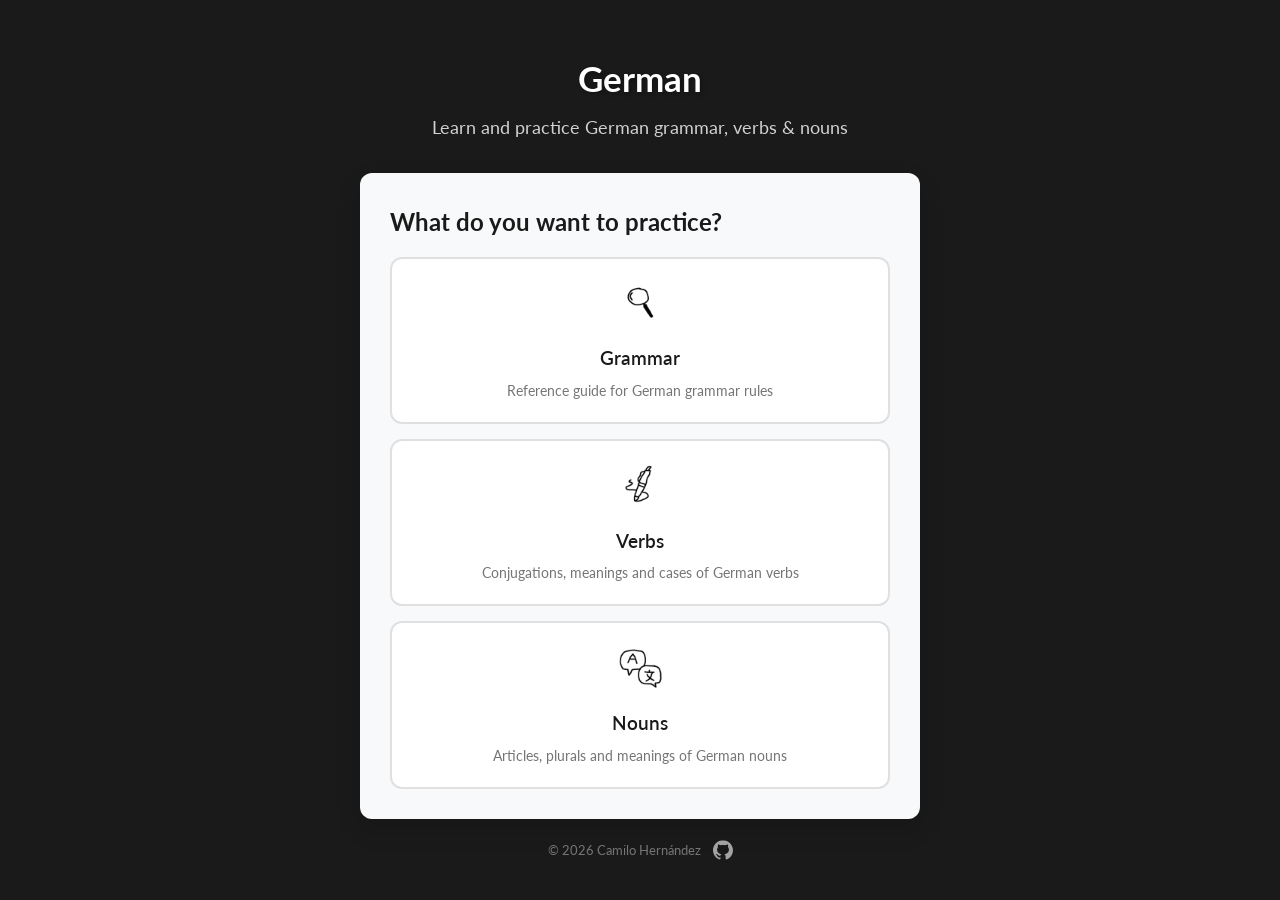
<file: index.html>
<!DOCTYPE html>
<html lang="en">
<head>
    <meta charset="UTF-8">
    <meta name="viewport" content="width=device-width, initial-scale=1.0">
    <title>Learn German – Grammar, Verbs & Nouns Practice</title>
    <meta name="description" content="Free website to learn and practice German: a grammar reference, verb conjugation exercises, and noun article (der, die, das) practice.">
    <link rel="canonical" href="https://german.cmlo.dev/">
    <meta property="og:type" content="website">
    <meta property="og:site_name" content="German – cmlo.dev">
    <meta property="og:title" content="Learn German – Grammar, Verbs & Nouns Practice">
    <meta property="og:description" content="Free website to learn and practice German: a grammar reference, verb conjugation exercises, and noun article (der, die, das) practice.">
    <meta property="og:url" content="https://german.cmlo.dev/">
    <meta property="og:image" content="https://german.cmlo.dev/favicon.png">
    <meta name="twitter:card" content="summary">
    <link rel="icon" type="image/svg+xml" href="favicon.svg">
    <link rel="icon" type="image/png" href="favicon.png">
    <link rel="icon" type="image/x-icon" href="favicon.ico">
    <link rel="preconnect" href="https://fonts.googleapis.com">
    <link rel="preconnect" href="https://fonts.gstatic.com" crossorigin>
    <link href="https://fonts.googleapis.com/css2?family=Lato:ital,wght@0,100;0,300;0,400;0,700;0,900;1,100;1,300;1,400;1,700;1,900&display=swap" rel="stylesheet">
    <link rel="stylesheet" href="styles.css">
</head>
<body>
    <div class="container">
        <header>
            <h1>German</h1>
            <p class="subtitle">Learn and practice German grammar, verbs & nouns</p>
        </header>

        <main>
            <section class="card">
                <h2>What do you want to practice?</h2>
                <nav class="mode-buttons">
                    <a class="mode-btn" href="grammar/">
                        <span class="mode-icon"><img src="icons/looking_glass.png" alt=""></span>
                        <span class="mode-title">Grammar</span>
                        <span class="mode-desc">Reference guide for German grammar rules</span>
                    </a>
                    <a class="mode-btn" href="verbs/">
                        <span class="mode-icon"><img src="icons/pen.png" alt=""></span>
                        <span class="mode-title">Verbs</span>
                        <span class="mode-desc">Conjugations, meanings and cases of German verbs</span>
                    </a>
                    <a class="mode-btn" href="nouns/">
                        <span class="mode-icon"><img src="icons/language.png" alt=""></span>
                        <span class="mode-title">Nouns</span>
                        <span class="mode-desc">Articles, plurals and meanings of German nouns</span>
                    </a>
                </nav>
            </section>
        </main>

        <footer>
            <div class="footer-content">
                <p class="copyright">© <span id="current-year"></span> Camilo Hernández</p>
                <a href="https://github.com/blobbeliblob/german-grammar" class="github-link" title="View on GitHub" target="_blank">
                    <img src="GitHub_Invertocat_White.svg" alt="GitHub Repository">
                </a>
            </div>
        </footer>
    </div>

    <script>
        document.getElementById('current-year').textContent = new Date().getFullYear();
    </script>
</body>
</html>
</file>
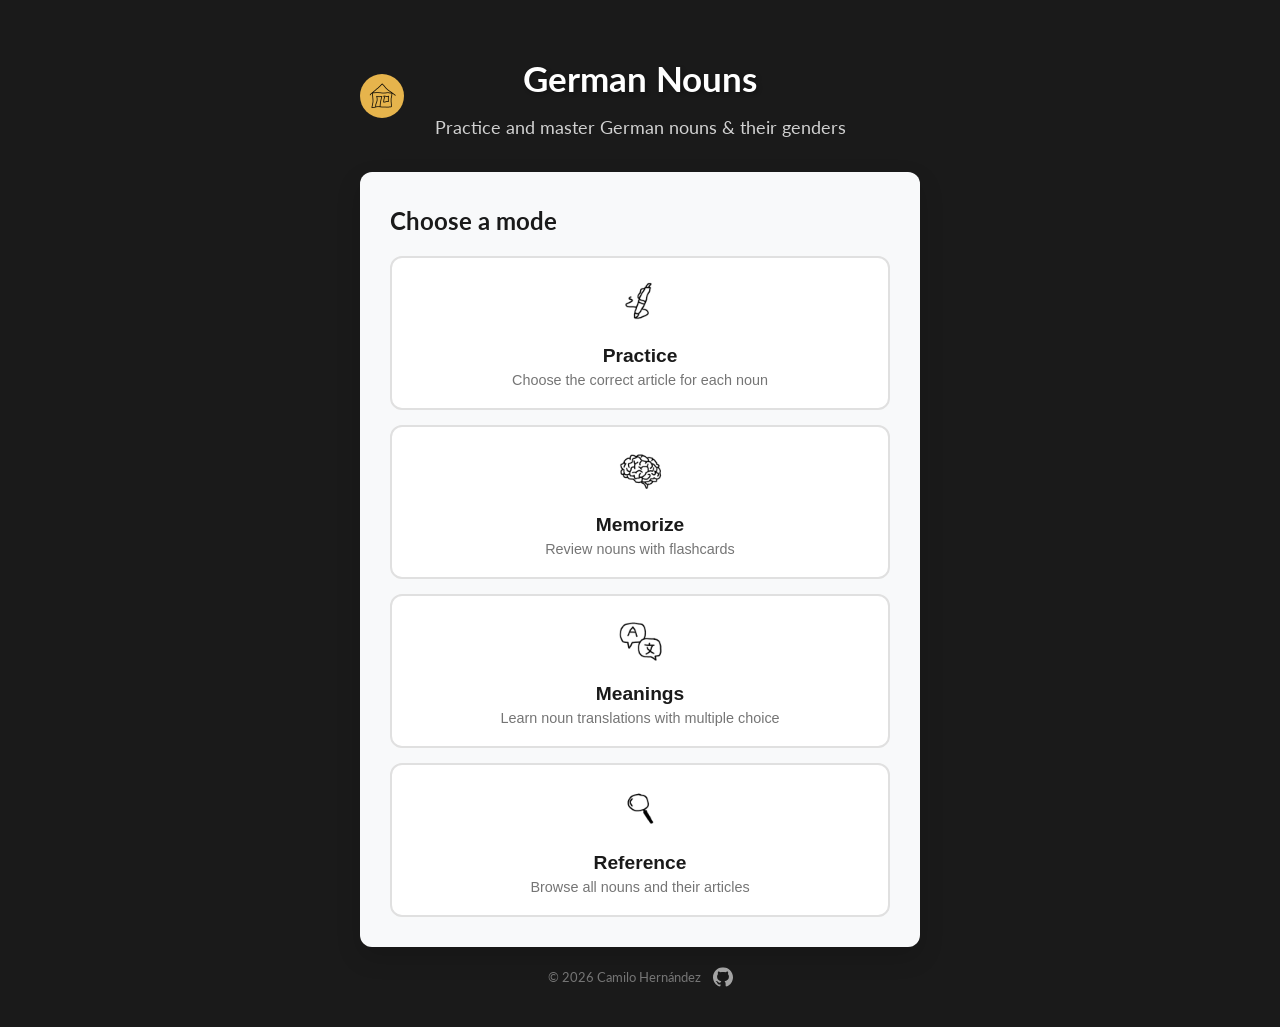
<file: nouns/index.html>
<!DOCTYPE html>
<html lang="en">
<head>
    <meta charset="UTF-8">
    <meta name="viewport" content="width=device-width, initial-scale=1.0">
    <title>German Nouns Practice – Articles der, die, das & Plurals</title>
    <meta name="description" content="Practice German nouns: learn the correct article (der, die, das), plural forms and English meanings with quizzes and flashcards.">
    <link rel="canonical" href="https://german.cmlo.dev/nouns/">
    <meta property="og:type" content="website">
    <meta property="og:site_name" content="German – cmlo.dev">
    <meta property="og:title" content="German Nouns Practice – Articles der, die, das & Plurals">
    <meta property="og:description" content="Practice German nouns: learn the correct article (der, die, das), plural forms and English meanings with quizzes and flashcards.">
    <meta property="og:url" content="https://german.cmlo.dev/nouns/">
    <meta property="og:image" content="https://german.cmlo.dev/favicon.png">
    <meta name="twitter:card" content="summary">
    <link rel="icon" type="image/svg+xml" href="../favicon.svg">
    <link rel="icon" type="image/png" href="../favicon.png">
    <link rel="icon" type="image/x-icon" href="../favicon.ico">
    <link rel="preconnect" href="https://fonts.googleapis.com">
    <link rel="preconnect" href="https://fonts.gstatic.com" crossorigin>
    <link href="https://fonts.googleapis.com/css2?family=Lato:ital,wght@0,100;0,300;0,400;0,700;0,900;1,100;1,300;1,400;1,700;1,900&display=swap" rel="stylesheet">
    <link rel="stylesheet" href="styles.css">
</head>
<body>
    <div class="container">
        <header>
            <a href="../" id="home-btn" class="home-btn" title="Back to main menu">
                <img src="../icons/home.png" alt="Home">
            </a>
            <h1>German Nouns</h1>
            <p class="subtitle">Practice and master German nouns & their genders</p>
        </header>

        <main>
            <!-- Main Menu Screen -->
            <section id="menu-screen" class="screen active">
                <div class="card">
                    <h2>Choose a mode</h2>
                    <div class="mode-buttons">
                        <button class="mode-btn" data-mode="practice">
                            <span class="mode-icon"><img src="../icons/pen.png" alt="Practice"></span>
                            <span class="mode-title">Practice</span>
                            <span class="mode-desc">Choose the correct article for each noun</span>
                        </button>
                        <button class="mode-btn" data-mode="memorize">
                            <span class="mode-icon"><img src="../icons/brain.png" alt="Memorize"></span>
                            <span class="mode-title">Memorize</span>
                            <span class="mode-desc">Review nouns with flashcards</span>
                        </button>
                        <button class="mode-btn" data-mode="meanings">
                            <span class="mode-icon"><img src="../icons/language.png" alt="Meanings"></span>
                            <span class="mode-title">Meanings</span>
                            <span class="mode-desc">Learn noun translations with multiple choice</span>
                        </button>
                        <button class="mode-btn" data-mode="reference">
                            <span class="mode-icon"><img src="../icons/looking_glass.png" alt="Reference"></span>
                            <span class="mode-title">Reference</span>
                            <span class="mode-desc">Browse all nouns and their articles</span>
                        </button>
                    </div>
                </div>
            </section>

            <!-- Practice Setup Screen -->
            <section id="practice-setup-screen" class="screen">
                <div class="card">
                    <h2>Practice Mode</h2>
                    <p>Test your knowledge of German nouns. You will be shown a noun, and have to choose the correct article.</p>
                    <div class="options">
                        <span class="options-label">Number of nouns:</span>
                        <div class="radio-group">
                            <label class="radio-option">
                                <input type="radio" name="practice-noun-count" value="10" checked>
                                <span class="radio-btn">Quick (10)</span>
                            </label>
                            <label class="radio-option">
                                <input type="radio" name="practice-noun-count" value="30">
                                <span class="radio-btn">Medium (30)</span>
                            </label>
                            <label class="radio-option">
                                <input type="radio" name="practice-noun-count" value="all">
                                <span class="radio-btn">All</span>
                            </label>
                        </div>
                    </div>
                    <button id="start-practice-btn" class="btn primary">Start Practice</button>
                </div>
            </section>

            <!-- Practice Screen -->
            <section id="practice-screen" class="screen">
                <div class="progress-bar">
                    <div class="progress" id="practice-progress"></div>
                </div>
                <p class="progress-text"><span id="practice-current-num">1</span> / <span id="practice-total-num">10</span></p>

                <div class="card practice-card">
                    <div class="noun-prompt">
                        <span class="label">Noun</span>
                        <span class="word" id="practice-word">—</span>
                        <span class="translation" id="practice-translation">—</span>
                    </div>

                    <div class="article-choices" id="practice-choices">
                        <button class="article-choice" data-article="der" data-gender="m">der<span class="article-gender">m</span></button>
                        <button class="article-choice" data-article="die" data-gender="f">die<span class="article-gender">f</span></button>
                        <button class="article-choice" data-article="das" data-gender="n">das<span class="article-gender">n</span></button>
                        <button class="article-choice" data-article="die" data-gender="pl">die<span class="article-gender">pl</span></button>
                    </div>

                    <button id="practice-next-btn" class="btn secondary hidden">Next Noun</button>
                </div>
            </section>

            <!-- Practice Results Screen -->
            <section id="practice-results-screen" class="screen">
                <div class="card">
                    <h2>Practice Complete!</h2>
                    <div class="score">
                        <span class="score-number" id="practice-final-score">0</span>
                        <span class="score-label">out of <span id="practice-final-total">10</span> correct</span>
                    </div>
                    <div class="score-percentage" id="practice-score-percentage">0%</div>
                    <div id="practice-mistakes-summary" class="mistakes-summary hidden">
                        <h3>Review your mistakes:</h3>
                        <ul id="practice-mistakes-list"></ul>
                    </div>
                    <div class="results-buttons">
                        <button id="practice-again-btn" class="btn primary">Practice Again</button>
                        <button id="practice-menu-btn" class="btn secondary">Back to Menu</button>
                    </div>
                </div>
            </section>

            <!-- Memorize Setup Screen -->
            <section id="memorize-setup-screen" class="screen">
                <div class="card">
                    <h2>Memorize Mode</h2>
                    <p>Review nouns to better remember them. Click on the cards to reveal their article, plural form, and translation.</p>
                    <div class="options">
                        <span class="options-label">Number of nouns:</span>
                        <div class="radio-group">
                            <label class="radio-option">
                                <input type="radio" name="memorize-noun-count" value="10" checked>
                                <span class="radio-btn">Quick (10)</span>
                            </label>
                            <label class="radio-option">
                                <input type="radio" name="memorize-noun-count" value="30">
                                <span class="radio-btn">Medium (30)</span>
                            </label>
                            <label class="radio-option">
                                <input type="radio" name="memorize-noun-count" value="all">
                                <span class="radio-btn">All</span>
                            </label>
                        </div>
                    </div>
                    <button id="start-memorize-btn" class="btn primary">Start Memorizing</button>
                </div>
            </section>

            <!-- Memorize Screen -->
            <section id="memorize-screen" class="screen">
                <div class="progress-bar">
                    <div class="progress" id="memorize-progress"></div>
                </div>
                <p class="progress-text"><span id="memorize-current-num">1</span> / <span id="memorize-total-num">10</span></p>

                <div class="card memorize-card">
                    <div class="flashcard noun-flashcard" id="noun-flashcard">
                        <div class="flashcard-inner">
                            <div class="flashcard-front">
                                <span class="flashcard-label">Noun</span>
                                <span class="flashcard-noun" id="memorize-word-front">—</span>
                                <span class="flashcard-hint">Click to reveal</span>
                            </div>
                            <div class="flashcard-back">
                                <span class="flashcard-label">Article</span>
                                <div class="flashcard-article-line">
                                    <span class="flashcard-article" id="memorize-article">—</span>
                                    <span class="flashcard-noun-back" id="memorize-word-back">—</span>
                                </div>
                                <div class="flashcard-details">
                                    <span class="flashcard-detail" id="memorize-translation-plural">—</span>
                                </div>
                            </div>
                        </div>
                    </div>

                    <button id="memorize-next-btn" class="btn secondary">Next Noun</button>
                </div>
            </section>

            <!-- Memorize Complete Screen -->
            <section id="memorize-complete-screen" class="screen">
                <div class="card">
                    <h2>Review Complete!</h2>
                    <p>You've reviewed all the nouns.</p>
                    <div class="results-buttons">
                        <button id="memorize-again-btn" class="btn primary">Review Again</button>
                        <button id="memorize-menu-btn" class="btn secondary">Back to Menu</button>
                    </div>
                </div>
            </section>

            <!-- Meanings Setup Screen -->
            <section id="meanings-setup-screen" class="screen">
                <div class="card">
                    <h2>Meanings Mode</h2>
                    <p>Learn noun meanings. You will be shown a noun and need to select the correct translation from four options.</p>
                    <div class="options">
                        <span class="options-label">Number of nouns:</span>
                        <div class="radio-group">
                            <label class="radio-option">
                                <input type="radio" name="meanings-noun-count" value="10" checked>
                                <span class="radio-btn">Quick (10)</span>
                            </label>
                            <label class="radio-option">
                                <input type="radio" name="meanings-noun-count" value="30">
                                <span class="radio-btn">Medium (30)</span>
                            </label>
                            <label class="radio-option">
                                <input type="radio" name="meanings-noun-count" value="all">
                                <span class="radio-btn">All</span>
                            </label>
                        </div>
                    </div>
                    <div class="options">
                        <span class="options-label">Direction:</span>
                        <div class="radio-group">
                            <label class="radio-option">
                                <input type="radio" name="meanings-direction" value="de-en" checked>
                                <span class="radio-btn">DE → EN</span>
                            </label>
                            <label class="radio-option">
                                <input type="radio" name="meanings-direction" value="en-de">
                                <span class="radio-btn">EN → DE</span>
                            </label>
                            <label class="radio-option">
                                <input type="radio" name="meanings-direction" value="mix">
                                <span class="radio-btn">Mix</span>
                            </label>
                        </div>
                    </div>
                    <button id="start-meanings-btn" class="btn primary">Start Learning</button>
                </div>
            </section>

            <!-- Meanings Screen -->
            <section id="meanings-screen" class="screen">
                <div class="progress-bar">
                    <div class="progress" id="meanings-progress"></div>
                </div>
                <p class="progress-text"><span id="meanings-current-num">1</span> / <span id="meanings-total-num">10</span></p>

                <div class="card meanings-card">
                    <div class="noun-prompt meanings-prompt">
                        <span class="label" id="meanings-label">German</span>
                        <span class="word" id="meanings-word">—</span>
                        <span class="translation" id="meanings-word-translation">—</span>
                    </div>

                    <div class="meanings-choices" id="meanings-choices">
                        <button class="meaning-choice" data-index="0">—</button>
                        <button class="meaning-choice" data-index="1">—</button>
                        <button class="meaning-choice" data-index="2">—</button>
                        <button class="meaning-choice" data-index="3">—</button>
                    </div>

                    <button id="meanings-next-btn" class="btn secondary hidden">Next Noun</button>
                </div>
            </section>

            <!-- Meanings Results Screen -->
            <section id="meanings-results-screen" class="screen">
                <div class="card">
                    <h2>Learning Complete!</h2>
                    <div class="score">
                        <span class="score-number" id="meanings-final-score">0</span>
                        <span class="score-label">out of <span id="meanings-final-total">10</span> correct</span>
                    </div>
                    <div class="score-percentage" id="meanings-score-percentage">0%</div>
                    <div id="meanings-mistakes-summary" class="mistakes-summary hidden">
                        <h3>Review your mistakes:</h3>
                        <ul id="meanings-mistakes-list"></ul>
                    </div>
                    <div class="results-buttons">
                        <button id="meanings-again-btn" class="btn primary">Learn Again</button>
                        <button id="meanings-menu-btn" class="btn secondary">Back to Menu</button>
                    </div>
                </div>
            </section>

            <!-- Reference Screen -->
            <section id="reference-screen" class="screen">
                <div class="card reference-card">
                    <h2>Noun Reference</h2>
                    <div class="reference-search">
                        <input type="text" id="reference-search-input" placeholder="Search nouns..." autocomplete="off">
                        <button class="search-clear-btn" id="search-clear-btn" type="button">&times;</button>
                    </div>
                    <div class="reference-list" id="reference-list">
                    </div>
                </div>
            </section>

        </main>

        <footer>
            <div class="footer-content">
                <p class="copyright">© <span id="current-year"></span> Camilo Hernández</p>
                <a href="https://github.com/blobbeliblob/german-grammar" class="github-link" title="View on GitHub" target="_blank">
                    <img src="../GitHub_Invertocat_White.svg" alt="GitHub Repository">
                </a>
            </div>
        </footer>
    </div>

    <script src="script.js"></script>
</body>
</html>
</file>
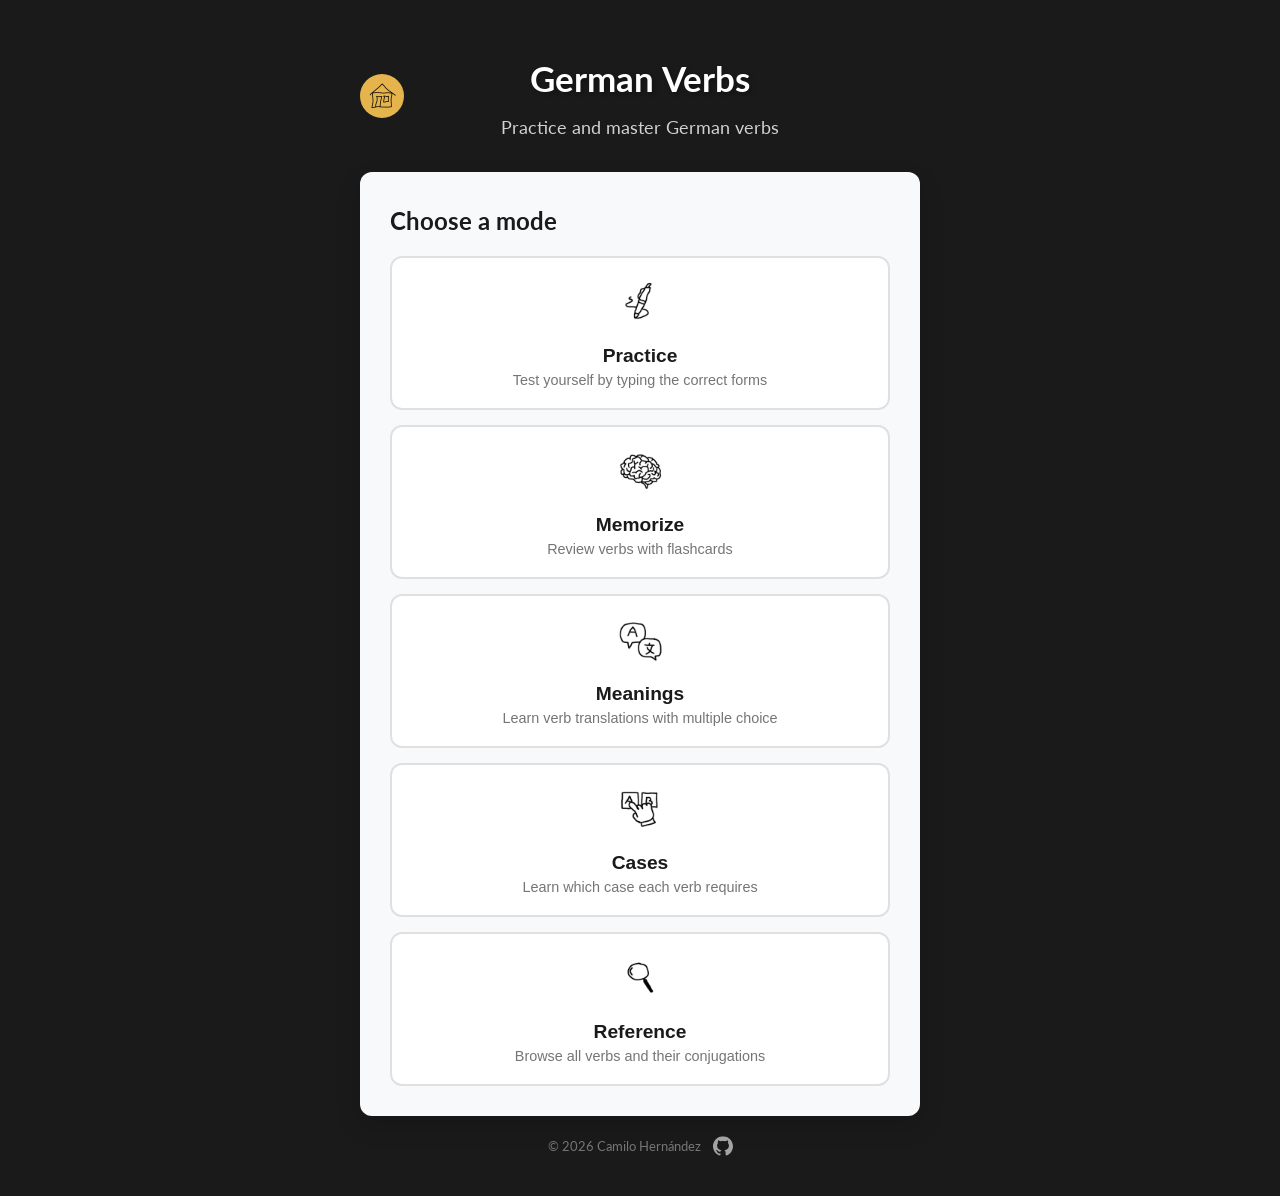
<file: verbs/index.html>
<!DOCTYPE html>
<html lang="en">
<head>
    <meta charset="UTF-8">
    <meta name="viewport" content="width=device-width, initial-scale=1.0">
    <title>German Verbs Practice – Conjugations, Meanings & Cases</title>
    <meta name="description" content="Practice German regular and irregular verbs: conjugate in Präsens, Präteritum and Perfekt, learn meanings and which case each verb takes.">
    <link rel="canonical" href="https://german.cmlo.dev/verbs/">
    <meta property="og:type" content="website">
    <meta property="og:site_name" content="German – cmlo.dev">
    <meta property="og:title" content="German Verbs Practice – Conjugations, Meanings & Cases">
    <meta property="og:description" content="Practice German regular and irregular verbs: conjugate in Präsens, Präteritum and Perfekt, learn meanings and which case each verb takes.">
    <meta property="og:url" content="https://german.cmlo.dev/verbs/">
    <meta property="og:image" content="https://german.cmlo.dev/favicon.png">
    <meta name="twitter:card" content="summary">
    <link rel="icon" type="image/svg+xml" href="../favicon.svg">
    <link rel="icon" type="image/png" href="../favicon.png">
    <link rel="icon" type="image/x-icon" href="../favicon.ico">
    <link rel="preconnect" href="https://fonts.googleapis.com">
    <link rel="preconnect" href="https://fonts.gstatic.com" crossorigin>
    <link href="https://fonts.googleapis.com/css2?family=Lato:ital,wght@0,100;0,300;0,400;0,700;0,900;1,100;1,300;1,400;1,700;1,900&display=swap" rel="stylesheet">
    <link rel="stylesheet" href="styles.css">
</head>
<body>
    <div class="container">
        <header>
            <a href="../" id="home-btn" class="home-btn" title="Back to main menu">
                <img src="../icons/home.png" alt="Home">
            </a>
            <h1>German Verbs</h1>
            <p class="subtitle">Practice and master German verbs</p>
        </header>

        <main>
            <!-- Main Menu Screen -->
            <section id="menu-screen" class="screen active">
                <div class="card">
                    <h2>Choose a mode</h2>
                    <div class="mode-buttons">
                        <button class="mode-btn" data-mode="practice">
                            <span class="mode-icon"><img src="../icons/pen.png" alt="Practice"></span>
                            <span class="mode-title">Practice</span>
                            <span class="mode-desc">Test yourself by typing the correct forms</span>
                        </button>
                        <button class="mode-btn" data-mode="memorize">
                            <span class="mode-icon"><img src="../icons/brain.png" alt="Memorize"></span>
                            <span class="mode-title">Memorize</span>
                            <span class="mode-desc">Review verbs with flashcards</span>
                        </button>
                        <button class="mode-btn" data-mode="meanings">
                            <span class="mode-icon"><img src="../icons/language.png" alt="Meanings"></span>
                            <span class="mode-title">Meanings</span>
                            <span class="mode-desc">Learn verb translations with multiple choice</span>
                        </button>
                        <button class="mode-btn" data-mode="cases">
                            <span class="mode-icon"><img src="../icons/choice.png" alt="Cases"></span>
                            <span class="mode-title">Cases</span>
                            <span class="mode-desc">Learn which case each verb requires</span>
                        </button>
                        <button class="mode-btn" data-mode="reference">
                            <span class="mode-icon"><img src="../icons/looking_glass.png" alt="Reference"></span>
                            <span class="mode-title">Reference</span>
                            <span class="mode-desc">Browse all verbs and their conjugations</span>
                        </button>
                    </div>
                </div>
            </section>

            <!-- Practice Setup Screen -->
            <section id="practice-setup-screen" class="screen">
                <div class="card">
                    <h2>Practice Mode</h2>
                    <p>Test your knowledge of German verbs. You will be given the infinitive form and need to provide the correct conjugations.</p>
                    <div class="options">
                        <span class="options-label">Number of verbs:</span>
                        <div class="radio-group">
                            <label class="radio-option">
                                <input type="radio" name="practice-verb-count" value="10" checked>
                                <span class="radio-btn">Quick (10)</span>
                            </label>
                            <label class="radio-option">
                                <input type="radio" name="practice-verb-count" value="30">
                                <span class="radio-btn">Medium (30)</span>
                            </label>
                            <label class="radio-option">
                                <input type="radio" name="practice-verb-count" value="all">
                                <span class="radio-btn">All</span>
                            </label>
                        </div>
                    </div>
                    <div class="options">
                        <span class="options-label">Verb type:</span>
                        <div class="radio-group">
                            <label class="radio-option">
                                <input type="radio" name="practice-verb-type" value="both" checked>
                                <span class="radio-btn">Both</span>
                            </label>
                            <label class="radio-option">
                                <input type="radio" name="practice-verb-type" value="irregular">
                                <span class="radio-btn">Irregular</span>
                            </label>
                            <label class="radio-option">
                                <input type="radio" name="practice-verb-type" value="regular">
                                <span class="radio-btn">Regular</span>
                            </label>
                        </div>
                    </div>
                    <div class="options">
                        <span class="options-label">Tense:</span>
                        <div class="radio-group radio-group-wrap">
                            <label class="radio-option">
                                <input type="radio" name="practice-tense" value="praesens">
                                <span class="radio-btn">Präsens</span>
                            </label>
                            <label class="radio-option">
                                <input type="radio" name="practice-tense" value="imperfekt">
                                <span class="radio-btn">Präteritum</span>
                            </label>
                            <label class="radio-option">
                                <input type="radio" name="practice-tense" value="perfekt">
                                <span class="radio-btn">Partizip Perfekt</span>
                            </label>
                            <label class="radio-option">
                                <input type="radio" name="practice-tense" value="all" checked>
                                <span class="radio-btn">All</span>
                            </label>
                        </div>
                    </div>
                    <div class="options">
                        <span class="options-label">Subject:</span>
                        <div class="radio-group radio-group-wrap">
                            <label class="radio-option">
                                <input type="radio" name="practice-subject" value="ich" checked>
                                <span class="radio-btn">ich</span>
                            </label>
                            <label class="radio-option">
                                <input type="radio" name="practice-subject" value="du">
                                <span class="radio-btn">du</span>
                            </label>
                            <label class="radio-option">
                                <input type="radio" name="practice-subject" value="er/sie/es">
                                <span class="radio-btn">er/sie/es</span>
                            </label>
                            <label class="radio-option">
                                <input type="radio" name="practice-subject" value="wir">
                                <span class="radio-btn">wir</span>
                            </label>
                            <label class="radio-option">
                                <input type="radio" name="practice-subject" value="ihr">
                                <span class="radio-btn">ihr</span>
                            </label>
                            <label class="radio-option">
                                <input type="radio" name="practice-subject" value="sie/Sie">
                                <span class="radio-btn">sie/Sie</span>
                            </label>
                        </div>
                    </div>
                    <button id="start-practice-btn" class="btn primary">Start Practice</button>
                </div>
            </section>

            <!-- Practice Screen -->
            <section id="practice-screen" class="screen">
                <div class="progress-bar">
                    <div class="progress" id="practice-progress"></div>
                </div>
                <p class="progress-text"><span id="practice-current-num">1</span> / <span id="practice-total-num">10</span></p>

                <div class="card practice-card">
                    <div class="verb-prompt">
                        <span class="label">Infinitive</span>
                        <span class="verb" id="practice-infinitive">—</span>
                        <span class="translation" id="practice-translation">—</span>
                    </div>

                    <form id="answer-form">
                        <div class="input-group" id="input-group-praesens">
                            <label for="praesens"><span class="input-tense">Präsens</span> (<span id="label-subject-praesens">ich</span>)</label>
                            <input type="text" id="praesens" autocomplete="off" placeholder="e.g., gehe">
                        </div>
                        <div class="input-group" id="input-group-imperfekt">
                            <label for="praeteritum"><span class="input-tense">Präteritum</span> (<span id="label-subject-imperfekt">ich</span>)</label>
                            <input type="text" id="praeteritum" autocomplete="off" placeholder="e.g., ging">
                        </div>
                        <div class="input-group" id="input-group-perfekt">
                            <label for="partizip"><span class="input-tense">Partizip Perfekt</span> (<span id="label-subject-perfekt">ich</span>)</label>
                            <div class="perfekt-input-row">
                                <div class="auxiliary-selector" id="auxiliary-selector">
                                    <!-- Dynamically populated with conjugated haben/sein forms -->
                                </div>
                                <input type="text" id="partizip" autocomplete="off" placeholder="e.g., gegangen">
                            </div>
                        </div>
                    </form>

                    <div id="feedback" class="feedback">
                        <div class="correct-answers">
                            <p><strong>Correct answers:</strong></p>
                            <p id="feedback-praesens"><span class="feedback-tense">Präsens:</span> <span id="correct-praesens" class="answer-hidden">—</span></p>
                            <p id="feedback-imperfekt"><span class="feedback-tense">Präteritum:</span> <span id="correct-praeteritum" class="answer-hidden">—</span></p>
                            <p id="feedback-perfekt"><span class="feedback-tense">Partizip Perfekt:</span> <span id="correct-partizip" class="answer-hidden">—</span></p>
                        </div>
                    </div>

                    <div class="action-buttons">
                        <button type="submit" form="answer-form" class="btn primary" id="submit-btn">Check Answer</button>
                        <button id="next-btn" class="btn secondary hidden">Next Verb</button>
                    </div>
                </div>
            </section>

            <!-- Practice Results Screen -->
            <section id="practice-results-screen" class="screen">
                <div class="card">
                    <h2>Practice Complete!</h2>
                    <div class="score">
                        <span class="score-number" id="final-score">0</span>
                        <span class="score-label">out of <span id="final-total">10</span> correct</span>
                    </div>
                    <div class="score-percentage" id="score-percentage">0%</div>
                    <div id="mistakes-summary" class="mistakes-summary hidden">
                        <h3>Review your mistakes:</h3>
                        <ul id="mistakes-list"></ul>
                    </div>
                    <div class="results-buttons">
                        <button id="practice-again-btn" class="btn primary">Practice Again</button>
                        <button id="practice-menu-btn" class="btn secondary">Back to Menu</button>
                    </div>
                </div>
            </section>

            <!-- Memorize Setup Screen -->
            <section id="memorize-setup-screen" class="screen">
                <div class="card">
                    <h2>Memorize Mode</h2>
                    <p>Review verbs to better remember them. Click on the cards to reveal the past tense forms.</p>
                    <div class="options">
                        <span class="options-label">Number of verbs:</span>
                        <div class="radio-group">
                            <label class="radio-option">
                                <input type="radio" name="memorize-verb-count" value="10" checked>
                                <span class="radio-btn">Quick (10)</span>
                            </label>
                            <label class="radio-option">
                                <input type="radio" name="memorize-verb-count" value="30">
                                <span class="radio-btn">Medium (30)</span>
                            </label>
                            <label class="radio-option">
                                <input type="radio" name="memorize-verb-count" value="all">
                                <span class="radio-btn">All</span>
                            </label>
                        </div>
                    </div>
                    <div class="options">
                        <span class="options-label">Verb type:</span>
                        <div class="radio-group">
                            <label class="radio-option">
                                <input type="radio" name="memorize-verb-type" value="both" checked>
                                <span class="radio-btn">Both</span>
                            </label>
                            <label class="radio-option">
                                <input type="radio" name="memorize-verb-type" value="irregular">
                                <span class="radio-btn">Irregular</span>
                            </label>
                            <label class="radio-option">
                                <input type="radio" name="memorize-verb-type" value="regular">
                                <span class="radio-btn">Regular</span>
                            </label>
                        </div>
                    </div>
                    <div class="options">
                        <span class="options-label">Tense:</span>
                        <div class="radio-group radio-group-wrap">
                            <label class="radio-option">
                                <input type="radio" name="memorize-tense" value="praesens">
                                <span class="radio-btn">Präsens</span>
                            </label>
                            <label class="radio-option">
                                <input type="radio" name="memorize-tense" value="imperfekt">
                                <span class="radio-btn">Präteritum</span>
                            </label>
                            <label class="radio-option">
                                <input type="radio" name="memorize-tense" value="perfekt">
                                <span class="radio-btn">Partizip Perfekt</span>
                            </label>
                            <label class="radio-option">
                                <input type="radio" name="memorize-tense" value="all" checked>
                                <span class="radio-btn">All</span>
                            </label>
                        </div>
                    </div>
                    <div class="options">
                        <span class="options-label">Subject:</span>
                        <div class="radio-group radio-group-wrap">
                            <label class="radio-option">
                                <input type="radio" name="memorize-subject" value="ich" checked>
                                <span class="radio-btn">ich</span>
                            </label>
                            <label class="radio-option">
                                <input type="radio" name="memorize-subject" value="du">
                                <span class="radio-btn">du</span>
                            </label>
                            <label class="radio-option">
                                <input type="radio" name="memorize-subject" value="er/sie/es">
                                <span class="radio-btn">er/sie/es</span>
                            </label>
                            <label class="radio-option">
                                <input type="radio" name="memorize-subject" value="wir">
                                <span class="radio-btn">wir</span>
                            </label>
                            <label class="radio-option">
                                <input type="radio" name="memorize-subject" value="ihr">
                                <span class="radio-btn">ihr</span>
                            </label>
                            <label class="radio-option">
                                <input type="radio" name="memorize-subject" value="sie/Sie">
                                <span class="radio-btn">sie/Sie</span>
                            </label>
                        </div>
                    </div>
                    <button id="start-memorize-btn" class="btn primary">Start Memorizing</button>
                </div>
            </section>

            <!-- Memorize Screen -->
            <section id="memorize-screen" class="screen">
                <div class="progress-bar">
                    <div class="progress" id="memorize-progress"></div>
                </div>
                <p class="progress-text"><span id="memorize-current-num">1</span> / <span id="memorize-total-num">10</span></p>

                <div class="card memorize-card">
                    <div class="verb-prompt">
                        <span class="label">Infinitive</span>
                        <span class="verb" id="memorize-infinitive">—</span>
                        <span class="translation" id="memorize-translation">—</span>
                    </div>

                    <div class="flashcards">
                        <div class="flashcard" id="flashcard-praesens">
                            <div class="flashcard-inner">
                                <div class="flashcard-front">
                                    <span class="flashcard-label"><span class="flashcard-tense">Präsens</span> (<span class="flashcard-subject">ich</span>)</span>
                                    <span class="flashcard-hint">Click to reveal</span>
                                </div>
                                <div class="flashcard-back">
                                    <span class="flashcard-label"><span class="flashcard-tense">Präsens</span> (<span class="flashcard-subject">ich</span>)</span>
                                    <span class="flashcard-answer" id="memorize-praesens">—</span>
                                </div>
                            </div>
                        </div>
                        <div class="flashcard" id="flashcard-imperfekt">
                            <div class="flashcard-inner">
                                <div class="flashcard-front">
                                    <span class="flashcard-label"><span class="flashcard-tense">Präteritum</span> (<span class="flashcard-subject">ich</span>)</span>
                                    <span class="flashcard-hint">Click to reveal</span>
                                </div>
                                <div class="flashcard-back">
                                    <span class="flashcard-label"><span class="flashcard-tense">Präteritum</span> (<span class="flashcard-subject">ich</span>)</span>
                                    <span class="flashcard-answer" id="memorize-imperfekt">—</span>
                                </div>
                            </div>
                        </div>
                        <div class="flashcard" id="flashcard-perfekt">
                            <div class="flashcard-inner">
                                <div class="flashcard-front">
                                    <span class="flashcard-label"><span class="flashcard-tense">Partizip Perfekt</span> (<span class="flashcard-subject">ich</span>)</span>
                                    <span class="flashcard-hint">Click to reveal</span>
                                </div>
                                <div class="flashcard-back">
                                    <span class="flashcard-label"><span class="flashcard-tense">Partizip Perfekt</span> (<span class="flashcard-subject">ich</span>)</span>
                                    <span class="flashcard-answer" id="memorize-perfekt">—</span>
                                </div>
                            </div>
                        </div>
                    </div>

                    <button id="memorize-next-btn" class="btn secondary">Next Verb</button>
                </div>
            </section>

            <!-- Memorize Complete Screen -->
            <section id="memorize-complete-screen" class="screen">
                <div class="card">
                    <h2>Review Complete!</h2>
                    <p>You've reviewed all the verbs.</p>
                    <div class="results-buttons">
                        <button id="memorize-again-btn" class="btn primary">Review Again</button>
                        <button id="memorize-menu-btn" class="btn secondary">Back to Menu</button>
                    </div>
                </div>
            </section>

            <!-- Meanings Setup Screen -->
            <section id="meanings-setup-screen" class="screen">
                <div class="card">
                    <h2>Meanings Mode</h2>
                    <p>Learn verb meanings. You will be shown a verb and need to select the correct translation from four options.</p>
                    <div class="options">
                        <span class="options-label">Number of verbs:</span>
                        <div class="radio-group">
                            <label class="radio-option">
                                <input type="radio" name="meanings-verb-count" value="10" checked>
                                <span class="radio-btn">Quick (10)</span>
                            </label>
                            <label class="radio-option">
                                <input type="radio" name="meanings-verb-count" value="30">
                                <span class="radio-btn">Medium (30)</span>
                            </label>
                            <label class="radio-option">
                                <input type="radio" name="meanings-verb-count" value="all">
                                <span class="radio-btn">All</span>
                            </label>
                        </div>
                    </div>
                    <div class="options">
                        <span class="options-label">Direction:</span>
                        <div class="radio-group">
                            <label class="radio-option">
                                <input type="radio" name="meanings-direction" value="de-en" checked>
                                <span class="radio-btn">DE → EN</span>
                            </label>
                            <label class="radio-option">
                                <input type="radio" name="meanings-direction" value="en-de">
                                <span class="radio-btn">EN → DE</span>
                            </label>
                            <label class="radio-option">
                                <input type="radio" name="meanings-direction" value="mix">
                                <span class="radio-btn">Mix</span>
                            </label>
                        </div>
                    </div>
                    <button id="start-meanings-btn" class="btn primary">Start Learning</button>
                </div>
            </section>

            <!-- Meanings Screen -->
            <section id="meanings-screen" class="screen">
                <div class="progress-bar">
                    <div class="progress" id="meanings-progress"></div>
                </div>
                <p class="progress-text"><span id="meanings-current-num">1</span> / <span id="meanings-total-num">10</span></p>

                <div class="card meanings-card">
                    <div class="verb-prompt meanings-prompt">
                        <span class="label" id="meanings-label">German</span>
                        <span class="verb" id="meanings-word">—</span>
                    </div>

                    <div class="meanings-choices" id="meanings-choices">
                        <button class="meaning-choice" data-index="0">—</button>
                        <button class="meaning-choice" data-index="1">—</button>
                        <button class="meaning-choice" data-index="2">—</button>
                        <button class="meaning-choice" data-index="3">—</button>
                    </div>

                    <button id="meanings-next-btn" class="btn secondary hidden">Next Verb</button>
                </div>
            </section>

            <!-- Meanings Results Screen -->
            <section id="meanings-results-screen" class="screen">
                <div class="card">
                    <h2>Learning Complete!</h2>
                    <div class="score">
                        <span class="score-number" id="meanings-final-score">0</span>
                        <span class="score-label">out of <span id="meanings-final-total">10</span> correct</span>
                    </div>
                    <div class="score-percentage" id="meanings-score-percentage">0%</div>
                    <div id="meanings-mistakes-summary" class="mistakes-summary hidden">
                        <h3>Review your mistakes:</h3>
                        <ul id="meanings-mistakes-list"></ul>
                    </div>
                    <div class="results-buttons">
                        <button id="meanings-again-btn" class="btn primary">Learn Again</button>
                        <button id="meanings-menu-btn" class="btn secondary">Back to Menu</button>
                    </div>
                </div>
            </section>

            <!-- Cases Setup Screen -->
            <section id="cases-setup-screen" class="screen">
                <div class="card">
                    <h2>Cases Mode</h2>
                    <p>Learn which grammatical case each verb requires. You will be shown a verb and need to select the correct case from five options.</p>
                    <div class="options">
                        <span class="options-label">Number of verbs:</span>
                        <div class="radio-group">
                            <label class="radio-option">
                                <input type="radio" name="cases-verb-count" value="10" checked>
                                <span class="radio-btn">Quick (10)</span>
                            </label>
                            <label class="radio-option">
                                <input type="radio" name="cases-verb-count" value="30">
                                <span class="radio-btn">Medium (30)</span>
                            </label>
                            <label class="radio-option">
                                <input type="radio" name="cases-verb-count" value="all">
                                <span class="radio-btn">All</span>
                            </label>
                        </div>
                    </div>
                    <button id="start-cases-btn" class="btn primary">Start Learning</button>
                </div>
            </section>

            <!-- Cases Screen -->
            <section id="cases-screen" class="screen">
                <div class="progress-bar">
                    <div class="progress" id="cases-progress"></div>
                </div>
                <p class="progress-text"><span id="cases-current-num">1</span> / <span id="cases-total-num">10</span></p>

                <div class="card cases-card">
                    <div class="verb-prompt cases-prompt">
                        <span class="label">Verb</span>
                        <span class="verb" id="cases-word">—</span>
                        <span class="translation" id="cases-translation">—</span>
                    </div>

                    <div class="cases-choices" id="cases-choices">
                        <button class="case-choice" data-case="N">Nominativ</button>
                        <button class="case-choice" data-case="A">Akkusativ</button>
                        <button class="case-choice" data-case="D">Dativ</button>
                        <button class="case-choice" data-case="D+A">Akkusativ + Dativ</button>
                        <button class="case-choice" data-case="-">Intransitive</button>
                    </div>

                    <button id="cases-next-btn" class="btn secondary hidden">Next Verb</button>
                </div>
            </section>

            <!-- Cases Results Screen -->
            <section id="cases-results-screen" class="screen">
                <div class="card">
                    <h2>Learning Complete!</h2>
                    <div class="score">
                        <span class="score-number" id="cases-final-score">0</span>
                        <span class="score-label">out of <span id="cases-final-total">10</span> correct</span>
                    </div>
                    <div class="score-percentage" id="cases-score-percentage">0%</div>
                    <div id="cases-mistakes-summary" class="mistakes-summary hidden">
                        <h3>Review your mistakes:</h3>
                        <ul id="cases-mistakes-list"></ul>
                    </div>
                    <div class="results-buttons">
                        <button id="cases-again-btn" class="btn primary">Practice Again</button>
                        <button id="cases-menu-btn" class="btn secondary">Back to Menu</button>
                    </div>
                </div>
            </section>

            <!-- Reference Screen -->
            <section id="reference-screen" class="screen">
                <div class="card reference-card">
                    <h2>Verb Reference</h2>
                    <div class="reference-search">
                        <input type="text" id="reference-search-input" placeholder="Search verbs..." autocomplete="off">
                        <button class="search-clear-btn" id="search-clear-btn" type="button">&times;</button>
                    </div>
                    <div class="reference-list" id="reference-list">
                        <!-- Populated dynamically -->
                    </div>
                </div>
            </section>

            <!-- Verb Detail Overlay -->
            <div id="verb-detail-overlay" class="overlay hidden">
                <div class="overlay-content">
                    <button class="overlay-close" id="overlay-close">&times;</button>
                    <div class="overlay-header">
                        <h2 id="overlay-infinitive">—</h2>
                        <p class="overlay-translation" id="overlay-translation">—</p>
                    </div>
                    <div class="overlay-badges">
                        <span class="badge" id="overlay-case-badge">—</span>
                        <span class="badge" id="overlay-type-badge">—</span>
                    </div>
                    <div class="overlay-tense-filters">
                        <button class="tense-filter-btn active" data-tense="praesens">Präsens</button>
                        <button class="tense-filter-btn" data-tense="praeteritum">Präteritum</button>
                        <button class="tense-filter-btn" data-tense="perfekt">Perfekt</button>
                    </div>
                    <div class="overlay-conjugations">
                        <div class="conjugation-table">
                            <h3>Präsens</h3>
                            <table id="overlay-praesens-table"></table>
                        </div>
                        <div class="conjugation-table">
                            <h3>Präteritum</h3>
                            <table id="overlay-praeteritum-table"></table>
                        </div>
                        <div class="conjugation-table">
                            <h3>Perfekt</h3>
                            <table id="overlay-perfekt-table"></table>
                        </div>
                    </div>
                </div>
            </div>
        </main>

        <footer>
            <div class="footer-content">
                <p class="copyright">© <span id="current-year"></span> Camilo Hernández</p>
                <a href="https://github.com/blobbeliblob/german-grammar" class="github-link" title="View on GitHub" target="_blank">
                    <img src="../GitHub_Invertocat_White.svg" alt="GitHub Repository">
                </a>
            </div>
        </footer>
    </div>

    <script src="script.js"></script>
</body>
</html>
</file>
<file: styles.css>
* {
    margin: 0;
    padding: 0;
    box-sizing: border-box;
}

:root {
    --primary-color: #c75050;
    --secondary-color: #e6b44c;
    --card-bg: #f8f9fa;
    --text-primary: #1a1a1a;
    --text-secondary: #757575;
    --border-radius: 12px;
    --shadow-lg: 0 10px 25px rgba(0, 0, 0, 0.15);
}

body {
    font-family: 'Lato', sans-serif;
    background: #1a1a1a;
    min-height: 100vh;
    color: var(--text-primary);
    line-height: 1.6;
    -webkit-tap-highlight-color: transparent;
}

.container {
    max-width: 600px;
    margin: 0 auto;
    padding: 20px;
    min-height: 100vh;
    display: flex;
    flex-direction: column;
}

header {
    text-align: center;
    padding: 30px 0;
    color: white;
}

header h1 {
    font-size: 2.2rem;
    margin-bottom: 8px;
    text-shadow: 2px 2px 4px rgba(0, 0, 0, 0.3);
}

.subtitle {
    color: rgba(255, 255, 255, 0.8);
    font-size: 1.1rem;
}

main {
    flex: 1;
    display: flex;
    align-items: center;
    justify-content: center;
}

.card {
    width: 100%;
    background: var(--card-bg);
    border-radius: var(--border-radius);
    padding: 30px;
    box-shadow: var(--shadow-lg);
    animation: fadeIn 0.3s ease;
}

.card h2 {
    margin-bottom: 15px;
    font-size: 1.5rem;
}

@keyframes fadeIn {
    from {
        opacity: 0;
        transform: translateY(10px);
    }
    to {
        opacity: 1;
        transform: translateY(0);
    }
}

.mode-buttons {
    display: flex;
    flex-direction: column;
    gap: 15px;
}

.mode-btn {
    display: flex;
    flex-direction: column;
    align-items: center;
    padding: 20px;
    border: 2px solid #e0e0e0;
    border-radius: 12px;
    background: white;
    text-align: center;
    text-decoration: none;
    color: inherit;
    transition: all 0.3s ease;
}

.mode-btn:hover,
.mode-btn:focus-visible {
    border-color: var(--primary-color);
    transform: translateY(-2px);
    box-shadow: 0 4px 12px rgba(0, 0, 0, 0.1);
    outline: none;
}

.mode-icon {
    margin-bottom: 10px;
}

.mode-icon img {
    width: 48px;
    height: 48px;
}

.mode-title {
    font-size: 1.2rem;
    font-weight: 600;
    color: var(--text-primary);
    margin-bottom: 5px;
}

.mode-desc {
    font-size: 0.9rem;
    color: var(--text-secondary);
}

footer {
    text-align: center;
    padding: 20px 0;
    font-size: 0.9rem;
}

footer .footer-content {
    display: flex;
    justify-content: center;
    align-items: center;
    gap: 12px;
}

footer .copyright {
    font-size: 0.8rem;
    color: rgba(255, 255, 255, 0.4);
}

footer .github-link {
    display: inline-flex;
    align-items: center;
}

footer .github-link img {
    height: 20px;
    width: 20px;
    opacity: 0.6;
    filter: brightness(1.2);
}

footer .github-link:hover img {
    opacity: 1;
}

@media (max-width: 480px) {
    .container {
        padding: 15px;
    }

    header h1 {
        font-size: 1.8rem;
    }

    .card {
        padding: 20px;
    }
}
</file>
<file: nouns/styles.css>
/* CSS Reset and Base Styles */
* {
    margin: 0;
    padding: 0;
    box-sizing: border-box;
}

:root {
    --primary-color: #c75050;
    --primary-dark: #a84444;
    --secondary-color: #e6b44c;
    --background: #f5f5f5;
    --card-bg: #f8f9fa;
    --text-primary: #1a1a1a;
    --text-secondary: #757575;
    --success: #6db070;
    --error: #d96a6a;
    --border-radius: 12px;
    --shadow: 0 4px 6px rgba(0, 0, 0, 0.1);
    --shadow-lg: 0 10px 25px rgba(0, 0, 0, 0.15);

    --color-masculine: #4a90d9;
    --color-masculine-bg: rgba(74, 144, 217, 0.15);
    --color-feminine: #d94a7a;
    --color-feminine-bg: rgba(217, 74, 122, 0.15);
    --color-neuter: #4ac47a;
    --color-neuter-bg: rgba(74, 196, 122, 0.15);
    --color-plural: #9b59b6;
    --color-plural-bg: rgba(155, 89, 182, 0.15);
}

body {
    font-family: 'Lato', sans-serif;
    background: #1a1a1a;
    min-height: 100vh;
    color: var(--text-primary);
    line-height: 1.6;
    -webkit-tap-highlight-color: transparent;
}

.container {
    max-width: 600px;
    margin: 0 auto;
    padding: 20px;
    min-height: 100vh;
    display: flex;
    flex-direction: column;
}

/* Header */
header {
    text-align: center;
    padding: 30px 0;
    color: white;
    position: relative;
}

header h1 {
    font-size: 2.2rem;
    margin-bottom: 8px;
    text-shadow: 2px 2px 4px rgba(0, 0, 0, 0.3);
}

/* Home Button */
.home-btn {
    position: absolute;
    left: 0;
    top: 50%;
    transform: translateY(-50%);
    background: var(--secondary-color);
    border: none;
    border-radius: 50%;
    width: 44px;
    height: 44px;
    font-size: 1.4rem;
    cursor: pointer;
    transition: all 0.3s ease;
    display: flex;
    align-items: center;
    justify-content: center;
}

.home-btn:hover {
    background: var(--secondary-color);
    transform: translateY(-50%) scale(1.1);
    filter: brightness(1.1);
}

.home-btn img {
    width: 32px;
    height: 32px;
}

.home-btn.hidden {
    display: none;
}

.subtitle {
    color: rgba(255, 255, 255, 0.8);
    font-size: 1.1rem;
}

/* Main Content */
main {
    flex: 1;
    display: flex;
    align-items: center;
    justify-content: center;
}

/* Screens */
.screen {
    display: none;
    width: 100%;
    animation: fadeIn 0.3s ease;
}

.screen.active {
    display: block;
}

@keyframes fadeIn {
    from {
        opacity: 0;
        transform: translateY(10px);
    }
    to {
        opacity: 1;
        transform: translateY(0);
    }
}

/* Cards */
.card {
    background: var(--card-bg);
    border-radius: var(--border-radius);
    padding: 30px;
    box-shadow: var(--shadow-lg);
}

.card h2 {
    color: var(--text-primary);
    margin-bottom: 15px;
    font-size: 1.5rem;
}

.card p {
    color: var(--text-secondary);
    margin-bottom: 20px;
}

/* Options */
.options {
    margin-bottom: 25px;
}

.options-label {
    display: block;
    margin-bottom: 12px;
    font-weight: 600;
    color: var(--text-primary);
}

/* Radio Button Group */
.radio-group {
    display: flex;
    gap: 10px;
}

.radio-option {
    flex: 1;
    cursor: pointer;
}

.radio-option input[type="radio"] {
    display: none;
}

.radio-btn {
    display: block;
    padding: 12px 8px;
    text-align: center;
    border: 2px solid #e0e0e0;
    border-radius: 8px;
    font-size: 0.95rem;
    font-weight: 500;
    color: var(--text-primary);
    background: white;
    transition: all 0.3s ease;
}

.radio-option input[type="radio"]:checked + .radio-btn {
    border-color: var(--secondary-color);
    background: var(--secondary-color);
    color: var(--text-primary);
}

.radio-option:hover .radio-btn {
    border-color: var(--secondary-color);
}

/* Wrapped radio group for many options */
.radio-group-wrap {
    flex-wrap: wrap;
    justify-content: center;
}

.radio-group-wrap .radio-option {
    flex: 1 1 auto;
}

.radio-group-wrap .radio-btn {
    padding: 10px 8px;
    font-size: 0.85rem;
    white-space: nowrap;
}

/* Buttons */
.btn {
    display: inline-block;
    padding: 14px 28px;
    border: none;
    border-radius: 8px;
    font-size: 1rem;
    font-weight: 600;
    cursor: pointer;
    transition: all 0.3s ease;
    width: 100%;
}

.btn.primary {
    background: var(--primary-color);
    color: white;
}

.btn.primary:hover {
    transform: translateY(-2px);
    box-shadow: 0 4px 12px rgba(199, 80, 80, 0.4);
}

.btn.secondary {
    background: var(--secondary-color);
    color: var(--text-primary);
}

.btn.secondary:hover {
    transform: translateY(-2px);
    box-shadow: 0 4px 12px rgba(255, 193, 7, 0.4);
}

/* Progress Bar */
.progress-bar {
    background: rgba(255, 255, 255, 0.2);
    border-radius: 10px;
    height: 8px;
    margin-bottom: 10px;
    overflow: hidden;
}

.progress {
    background: var(--secondary-color);
    height: 100%;
    width: 0%;
    transition: width 0.3s ease;
    border-radius: 10px;
}

.progress-text {
    text-align: center;
    color: rgba(255, 255, 255, 0.8);
    margin-bottom: 20px;
    font-size: 0.9rem;
}

/* Noun Prompt (shared by practice and meanings) */
.noun-prompt {
    background: #6b7db3;
    border-radius: 10px;
    padding: 25px;
    margin-bottom: 25px;
    color: white;
    text-align: center;
}

.noun-prompt .label {
    display: block;
    font-size: 0.85rem;
    opacity: 0.8;
    margin-bottom: 5px;
    text-transform: uppercase;
    letter-spacing: 1px;
}

.noun-prompt .word {
    display: block;
    font-size: 2rem;
    font-weight: bold;
    margin-bottom: 8px;
}

.noun-prompt .translation {
    display: block;
    font-size: 1rem;
    opacity: 0.9;
    font-style: italic;
}



/* Practice Card */
.practice-card {
    text-align: center;
}

/* Article Choice Buttons */
.article-choices {
    display: grid;
    grid-template-columns: 1fr 1fr;
    gap: 12px;
    margin-bottom: 25px;
}

.article-choice {
    padding: 20px 15px;
    border: 2px solid #e0e0e0;
    border-radius: 10px;
    background: white;
    cursor: pointer;
    transition: all 0.3s ease;
    font-size: 1.2rem;
    font-weight: 600;
    color: var(--text-primary);
    text-align: center;
    display: flex;
    flex-direction: column;
    align-items: center;
    justify-content: center;
    line-height: 1.3;
}

.article-choice .article-gender {
    font-size: 0.8rem;
    font-weight: 400;
    opacity: 0.7;
    margin-top: 2px;
}

.article-choice[data-gender="m"] {
    border-color: var(--color-masculine);
    border-color: #e0e0e0;
}

.article-choice[data-gender="f"] {
    border-color: #e0e0e0;
}

.article-choice[data-gender="n"] {
    border-color: #e0e0e0;
}

.article-choice[data-gender="pl"] {
    border-color: #e0e0e0;
}

.article-choice:hover:not(:disabled) {
    border-color: var(--primary-color);
    transform: translateY(-2px);
    box-shadow: 0 4px 12px rgba(0, 0, 0, 0.1);
}

.article-choice:disabled {
    cursor: default;
}

.article-choice.correct {
    border-color: var(--success) !important;
    background-color: rgba(76, 175, 80, 0.15);
    color: var(--success);
}

.article-choice.incorrect {
    border-color: var(--error) !important;
    background-color: rgba(244, 67, 54, 0.15);
    color: var(--error);
}

.article-choice.correct-answer {
    border-color: var(--success) !important;
    background-color: rgba(76, 175, 80, 0.15);
    color: var(--success);
}

/* Results */
.score {
    text-align: center;
    margin: 30px 0 10px;
}

.score-number {
    display: block;
    font-size: 4rem;
    font-weight: bold;
    color: var(--primary-color);
}

.score-label {
    color: var(--text-secondary);
    font-size: 1.1rem;
}

.score-percentage {
    text-align: center;
    font-size: 1.5rem;
    font-weight: 600;
    margin-bottom: 25px;
    color: var(--success);
}

/* Mistakes Summary */
.mistakes-summary {
    margin: 25px 0;
    text-align: left;
}

.mistakes-summary.hidden {
    display: none;
}

.mistakes-summary h3 {
    margin-bottom: 15px;
    color: var(--text-primary);
    font-size: 1.1rem;
}

.mistakes-summary ul {
    list-style: none;
}

.mistakes-summary li {
    background: #fff3e0;
    padding: 12px 15px;
    border-radius: 8px;
    margin-bottom: 10px;
    border-left: 4px solid var(--secondary-color);
}

.mistakes-summary li strong {
    color: var(--primary-color);
}

/* Mode Selection Buttons */
.mode-buttons {
    display: flex;
    flex-direction: column;
    gap: 15px;
}

.mode-btn {
    display: flex;
    flex-direction: column;
    align-items: center;
    padding: 20px;
    border: 2px solid #e0e0e0;
    border-radius: 12px;
    background: white;
    cursor: pointer;
    transition: all 0.3s ease;
    text-align: center;
}

.mode-btn:hover {
    border-color: var(--primary-color);
    transform: translateY(-2px);
    box-shadow: 0 4px 12px rgba(0, 0, 0, 0.1);
}

.mode-icon {
    font-size: 2.5rem;
    margin-bottom: 10px;
}

.mode-icon img {
    width: 48px;
    height: 48px;
}

.mode-title {
    font-size: 1.2rem;
    font-weight: 600;
    color: var(--text-primary);
    margin-bottom: 5px;
}

.mode-desc {
    font-size: 0.9rem;
    color: var(--text-secondary);
}

/* Results Buttons */
.results-buttons {
    display: flex;
    flex-direction: column;
    gap: 10px;
}

/* Noun Flashcard */
.noun-flashcard {
    perspective: 1000px;
    min-height: 200px;
    cursor: pointer;
    margin-bottom: 25px;
}

.noun-flashcard .flashcard-inner {
    position: relative;
    width: 100%;
    min-height: 200px;
    transition: transform 0.6s;
    transform-style: preserve-3d;
}

.noun-flashcard.flipped .flashcard-inner {
    transform: rotateX(180deg);
}

.noun-flashcard .flashcard-front,
.noun-flashcard .flashcard-back {
    position: absolute;
    width: 100%;
    min-height: 200px;
    backface-visibility: hidden;
    border-radius: 10px;
    display: flex;
    flex-direction: column;
    align-items: center;
    justify-content: center;
    padding: 25px;
}

.noun-flashcard .flashcard-front {
    background: #d0d0d0;
    color: var(--text-secondary);
}

.noun-flashcard .flashcard-back {
    background: var(--success);
    color: white;
    transform: rotateX(180deg);
}

.flashcard-label {
    font-size: 0.85rem;
    letter-spacing: 1px;
    margin-bottom: 8px;
    opacity: 0.8;
    text-transform: uppercase;
}

.flashcard-noun {
    font-size: 2rem;
    font-weight: bold;
}

.flashcard-hint {
    font-size: 1rem;
    font-style: italic;
    margin-top: 10px;
}

.flashcard-article-line {
    font-size: 1.8rem;
    font-weight: bold;
    margin-bottom: 15px;
}

.flashcard-article {
    font-weight: bold;
    margin-right: 8px;
}

.flashcard-noun-back {
    font-weight: bold;
}

.flashcard-details {
    display: flex;
    flex-direction: column;
    gap: 5px;
    font-size: 1rem;
}

.flashcard-detail {
    opacity: 0.9;
}

/* Memorize Card */
.memorize-card {
    text-align: center;
}

/* Meanings Mode */
.meanings-card {
    text-align: center;
}

.meanings-prompt {
    margin-bottom: 20px;
}

.meanings-choices {
    display: grid;
    grid-template-columns: 1fr 1fr;
    gap: 12px;
    margin-bottom: 25px;
}

.meaning-choice {
    padding: 18px 15px;
    border: 2px solid #e0e0e0;
    border-radius: 10px;
    background: white;
    cursor: pointer;
    transition: all 0.3s ease;
    font-size: 1rem;
    font-weight: 500;
    color: var(--text-primary);
    text-align: center;
    min-height: 70px;
    display: flex;
    align-items: center;
    justify-content: center;
}

.meaning-choice:hover:not(:disabled) {
    border-color: var(--primary-color);
    transform: translateY(-2px);
    box-shadow: 0 4px 12px rgba(0, 0, 0, 0.1);
}

.meaning-choice:disabled {
    cursor: default;
}

.meaning-choice.correct {
    border-color: var(--success);
    background-color: rgba(76, 175, 80, 0.15);
    color: var(--success);
}

.meaning-choice.incorrect {
    border-color: var(--error);
    background-color: rgba(244, 67, 54, 0.15);
    color: var(--error);
}

.meaning-choice.correct-answer {
    border-color: var(--success);
    background-color: rgba(76, 175, 80, 0.15);
}

/* Reference Mode Styles */
.reference-card {
    max-height: 80vh;
    display: flex;
    flex-direction: column;
}

.reference-search {
    margin-bottom: 15px;
    position: relative;
}

.reference-search input {
    width: 100%;
    padding: 12px 40px 12px 15px;
    border: 2px solid #e0e0e0;
    border-radius: 10px;
    font-size: 1rem;
    transition: border-color 0.3s ease;
    box-sizing: border-box;
}

.reference-search input:focus {
    outline: none;
    border-color: var(--primary-color);
}

.search-clear-btn {
    position: absolute;
    right: 10px;
    top: 50%;
    transform: translateY(-50%);
    background: none;
    border: none;
    font-size: 1.2rem;
    color: var(--text-secondary);
    cursor: pointer;
    padding: 5px;
    line-height: 1;
    display: none;
}

.search-clear-btn:hover {
    color: var(--text-primary);
}

.search-clear-btn.visible {
    display: block;
}

.reference-list {
    flex: 1;
    overflow-y: auto;
    max-height: 55vh;
}

.reference-item {
    display: flex;
    flex-direction: column;
    padding: 12px 15px;
    border-bottom: 1px solid #e0e0e0;
    transition: background-color 0.2s ease;
}

.reference-item:hover {
    background-color: rgba(66, 133, 244, 0.1);
}

.reference-item:last-child {
    border-bottom: none;
}

.reference-item-main {
    display: flex;
    justify-content: space-between;
    align-items: baseline;
    margin-bottom: 6px;
}

.reference-item-word {
    font-weight: 600;
    color: var(--text-primary);
}

.reference-item-translation {
    color: var(--text-secondary);
    font-size: 0.9rem;
}

.reference-item-badges {
    display: flex;
    gap: 8px;
}

.reference-badge {
    display: inline-block;
    padding: 2px 10px;
    border-radius: 12px;
    font-size: 0.8rem;
    font-weight: 600;
    color: white;
}

.plural-badge {
    background-color: #888;
}

/* Article badge colors */
.article-tag-m {
    background-color: var(--color-masculine);
}

.article-tag-f {
    background-color: var(--color-feminine);
}

.article-tag-n {
    background-color: var(--color-neuter);
}

.article-tag-pl {
    background-color: var(--color-plural);
}

/* Gender badge colors */
.gender-tag-m {
    background-color: var(--color-masculine-bg);
    color: var(--color-masculine);
}

.gender-tag-f {
    background-color: var(--color-feminine-bg);
    color: var(--color-feminine);
}

.gender-tag-n {
    background-color: var(--color-neuter-bg);
    color: var(--color-neuter);
}

.gender-tag-pl {
    background-color: var(--color-plural-bg);
    color: var(--color-plural);
}

/* Footer */
footer {
    text-align: center;
    padding: 20px 0;
    color: rgba(255, 255, 255, 0.6);
    font-size: 0.9rem;
}

footer .footer-content {
    display: flex;
    justify-content: center;
    align-items: center;
    gap: 12px;
}

footer .copyright {
    font-size: 0.8rem;
    margin: 0;
    color: rgba(255, 255, 255, 0.4);
}

footer .github-link {
    display: inline-flex;
    align-items: center;
}

footer .github-link img {
    height: 20px;
    width: 20px;
    opacity: 0.6;
    filter: brightness(1.2);
}

footer .github-link:hover img {
    opacity: 1;
}

/* Responsive */
@media (max-width: 480px) {
    .container {
        padding: 15px;
    }

    header h1 {
        font-size: 1.8rem;
    }

    .card {
        padding: 20px;
    }

    .noun-prompt .word {
        font-size: 1.6rem;
    }

    .article-choices {
        grid-template-columns: 1fr;
        gap: 10px;
    }

    .article-choice {
        padding: 15px 12px;
        min-height: 50px;
    }

    .meanings-choices {
        grid-template-columns: 1fr;
        gap: 10px;
    }

    .meaning-choice {
        min-height: 60px;
        padding: 15px 12px;
    }

    .noun-flashcard {
        min-height: 180px;
    }

    .noun-flashcard .flashcard-front,
    .noun-flashcard .flashcard-back {
        min-height: 180px;
    }

    .flashcard-noun {
        font-size: 1.6rem;
    }

    .flashcard-article-line {
        font-size: 1.5rem;
    }

    .reference-list {
        max-height: 45vh;
    }
}
</file>
<file: verbs/styles.css>
/* CSS Reset and Base Styles */
* {
    margin: 0;
    padding: 0;
    box-sizing: border-box;
}

:root {
    --primary-color: #c75050;
    --primary-dark: #a84444;
    --secondary-color: #e6b44c;
    --background: #f5f5f5;
    --card-bg: #f8f9fa;
    --text-primary: #1a1a1a;
    --text-secondary: #757575;
    --success: #6db070;
    --error: #d96a6a;
    --border-radius: 12px;
    --shadow: 0 4px 6px rgba(0, 0, 0, 0.1);
    --shadow-lg: 0 10px 25px rgba(0, 0, 0, 0.15);
}

body {
    font-family: 'Lato', 'Segoe UI', Tahoma, Geneva, Verdana, sans-serif;
    background: #1a1a1a;
    min-height: 100vh;
    color: var(--text-primary);
    line-height: 1.6;
    -webkit-tap-highlight-color: transparent;
}

.container {
    max-width: 600px;
    margin: 0 auto;
    padding: 20px;
    min-height: 100vh;
    display: flex;
    flex-direction: column;
}

/* Header */
header {
    text-align: center;
    padding: 30px 0;
    color: white;
    position: relative;
}

header h1 {
    font-size: 2.2rem;
    margin-bottom: 8px;
    text-shadow: 2px 2px 4px rgba(0, 0, 0, 0.3);
}

/* Home Button */
.home-btn {
    position: absolute;
    left: 0;
    top: 50%;
    transform: translateY(-50%);
    background: var(--secondary-color);
    border: none;
    border-radius: 50%;
    width: 44px;
    height: 44px;
    font-size: 1.4rem;
    cursor: pointer;
    transition: all 0.3s ease;
    display: flex;
    align-items: center;
    justify-content: center;
}

.home-btn:hover {
    background: var(--secondary-color);
    transform: translateY(-50%) scale(1.1);
    filter: brightness(1.1);
}

.home-btn img {
    width: 32px;
    height: 32px;
}

.home-btn.hidden {
    display: none;
}

.subtitle {
    color: rgba(255, 255, 255, 0.8);
    font-size: 1.1rem;
}

/* Main Content */
main {
    flex: 1;
    display: flex;
    align-items: center;
    justify-content: center;
}

/* Screens */
.screen {
    display: none;
    width: 100%;
    animation: fadeIn 0.3s ease;
}

.screen.active {
    display: block;
}

@keyframes fadeIn {
    from {
        opacity: 0;
        transform: translateY(10px);
    }
    to {
        opacity: 1;
        transform: translateY(0);
    }
}

/* Cards */
.card {
    background: var(--card-bg);
    border-radius: var(--border-radius);
    padding: 30px;
    box-shadow: var(--shadow-lg);
}

.card h2 {
    color: var(--text-primary);
    margin-bottom: 15px;
    font-size: 1.5rem;
}

.card p {
    color: var(--text-secondary);
    margin-bottom: 20px;
}

/* Options */
.options {
    margin-bottom: 25px;
}

.options-label {
    display: block;
    margin-bottom: 12px;
    font-weight: 600;
    color: var(--text-primary);
}

/* Radio Button Group */
.radio-group {
    display: flex;
    gap: 10px;
}

.radio-option {
    flex: 1;
    cursor: pointer;
}

.radio-option input[type="radio"] {
    display: none;
}

.radio-btn {
    display: block;
    padding: 12px 8px;
    text-align: center;
    border: 2px solid #e0e0e0;
    border-radius: 8px;
    font-size: 0.95rem;
    font-weight: 500;
    color: var(--text-primary);
    background: white;
    transition: all 0.3s ease;
}

.radio-option input[type="radio"]:checked + .radio-btn {
    border-color: var(--secondary-color);
    background: var(--secondary-color);
    color: var(--text-primary);
}

.radio-option:hover .radio-btn {
    border-color: var(--secondary-color);
}

/* Wrapped radio group for many options */
.radio-group-wrap {
    flex-wrap: wrap;
    justify-content: center;
}

.radio-group-wrap .radio-option {
    flex: 1 1 auto;
}

.radio-group-wrap .radio-btn {
    padding: 10px 8px;
    font-size: 0.85rem;
    white-space: nowrap;
}

/* Buttons */
.btn {
    display: inline-block;
    padding: 14px 28px;
    border: none;
    border-radius: 8px;
    font-size: 1rem;
    font-weight: 600;
    cursor: pointer;
    transition: all 0.3s ease;
    width: 100%;
}

.btn.primary {
    background: var(--primary-color);
    color: white;
}

.btn.primary:hover {
    transform: translateY(-2px);
    box-shadow: 0 4px 12px rgba(199, 80, 80, 0.4);
}

.btn.secondary {
    background: var(--secondary-color);
    color: var(--text-primary);
}

.btn.secondary:hover {
    transform: translateY(-2px);
    box-shadow: 0 4px 12px rgba(255, 193, 7, 0.4);
}

/* Progress Bar */
.progress-bar {
    background: rgba(255, 255, 255, 0.2);
    border-radius: 10px;
    height: 8px;
    margin-bottom: 10px;
    overflow: hidden;
}

.progress {
    background: var(--secondary-color);
    height: 100%;
    width: 0%;
    transition: width 0.3s ease;
    border-radius: 10px;
}

.progress-text {
    text-align: center;
    color: rgba(255, 255, 255, 0.8);
    margin-bottom: 20px;
    font-size: 0.9rem;
}

/* Practice Card */
.practice-card {
    text-align: center;
}

.verb-prompt {
    background: #6b7db3;
    border-radius: 10px;
    padding: 25px;
    margin-bottom: 25px;
    color: white;
}

.verb-prompt .label {
    display: block;
    font-size: 0.85rem;
    opacity: 0.8;
    margin-bottom: 5px;
    text-transform: uppercase;
    letter-spacing: 1px;
}

.verb-prompt .verb {
    display: block;
    font-size: 2rem;
    font-weight: bold;
    margin-bottom: 8px;
}

.verb-prompt .translation {
    display: block;
    font-size: 1rem;
    opacity: 0.9;
    font-style: italic;
}

/* Form */
#answer-form {
    text-align: left;
}

.input-group {
    margin-bottom: 20px;
}

.input-group label {
    display: block;
    margin-bottom: 6px;
    font-weight: 600;
    color: var(--text-secondary);
    font-size: 0.95rem;
}

.input-tense {
    text-transform: uppercase;
}

.feedback-tense {
    text-transform: uppercase;
    color: var(--text-secondary);
}

.input-group input {
    width: 100%;
    padding: 14px 16px;
    border: 2px solid #e0e0e0;
    border-radius: 8px;
    font-size: 1.1rem;
    transition: all 0.3s;
}

.input-group input:focus {
    outline: none;
    border-color: var(--primary-color);
    box-shadow: 0 0 0 3px rgba(211, 47, 47, 0.1);
}

.input-group input.correct {
    border-color: var(--success);
    background-color: rgba(76, 175, 80, 0.1);
}

.input-group input.incorrect {
    border-color: var(--error);
    background-color: rgba(244, 67, 54, 0.1);
}

/* Perfekt auxiliary selector */
.perfekt-input-row {
    display: flex;
    gap: 10px;
    align-items: stretch;
}

.auxiliary-selector {
    display: flex;
    flex-direction: row;
    gap: 4px;
}

.auxiliary-option {
    flex: 1;
}

.auxiliary-option .radio-btn {
    padding: 8px 12px;
    font-size: 0.9rem;
    min-width: 60px;
    text-align: center;
    height: 100%;
    display: flex;
    align-items: center;
    justify-content: center;
}

.perfekt-input-row input[type="text"] {
    flex: 1;
}

/* Feedback */
.feedback {
    margin-top: 20px;
    padding-top: 20px;
    border-top: 1px solid #e0e0e0;
}

.correct-answers {
    background: #f5f5f5;
    padding: 15px;
    border-radius: 8px;
    text-align: left;
}

.correct-answers p {
    margin-bottom: 5px;
    color: var(--text-primary);
}

.correct-answers p:first-child {
    margin-bottom: 10px;
}

.answer-hidden {
    visibility: hidden;
}

.action-buttons {
    margin-top: 20px;
    position: relative;
}

.action-buttons .btn {
    width: 100%;
}

.action-buttons .btn.hidden {
    display: none;
}

/* Results */
.score {
    text-align: center;
    margin: 30px 0 10px;
}

.score-number {
    display: block;
    font-size: 4rem;
    font-weight: bold;
    color: var(--primary-color);
}

.score-label {
    color: var(--text-secondary);
    font-size: 1.1rem;
}

.score-percentage {
    text-align: center;
    font-size: 1.5rem;
    font-weight: 600;
    margin-bottom: 25px;
    color: var(--success);
}

/* Mistakes Summary */
.mistakes-summary {
    margin: 25px 0;
    text-align: left;
}

.mistakes-summary.hidden {
    display: none;
}

.mistakes-summary h3 {
    margin-bottom: 15px;
    color: var(--text-primary);
    font-size: 1.1rem;
}

.mistakes-summary ul {
    list-style: none;
}

.mistakes-summary li {
    background: #fff3e0;
    padding: 12px 15px;
    border-radius: 8px;
    margin-bottom: 10px;
    border-left: 4px solid var(--secondary-color);
}

.mistakes-summary li strong {
    color: var(--primary-color);
}

/* Mode Selection Buttons */
.mode-buttons {
    display: flex;
    flex-direction: column;
    gap: 15px;
}

.mode-btn {
    display: flex;
    flex-direction: column;
    align-items: center;
    padding: 20px;
    border: 2px solid #e0e0e0;
    border-radius: 12px;
    background: white;
    cursor: pointer;
    transition: all 0.3s ease;
    text-align: center;
}

.mode-btn:hover {
    border-color: var(--primary-color);
    transform: translateY(-2px);
    box-shadow: 0 4px 12px rgba(0, 0, 0, 0.1);
}

.mode-icon {
    font-size: 2.5rem;
    margin-bottom: 10px;
}

.mode-icon img {
    width: 48px;
    height: 48px;
}

.mode-title {
    font-size: 1.2rem;
    font-weight: 600;
    color: var(--text-primary);
    margin-bottom: 5px;
}

.mode-desc {
    font-size: 0.9rem;
    color: var(--text-secondary);
}

/* Back Button */
.back-btn {
    background: none;
    border: none;
    color: var(--text-secondary);
    cursor: pointer;
    font-size: 0.95rem;
    padding: 5px 0;
    margin-bottom: 15px;
    transition: color 0.3s;
}

.back-btn:hover {
    color: var(--primary-color);
}

/* Results Buttons */
.results-buttons {
    display: flex;
    flex-direction: column;
    gap: 10px;
}

/* Flashcards */
.flashcards {
    display: flex;
    flex-direction: column;
    gap: 15px;
    margin-bottom: 25px;
}

.flashcard {
    perspective: 1000px;
    height: 100px;
    cursor: pointer;
}

.flashcard-inner {
    position: relative;
    width: 100%;
    height: 100%;
    transition: transform 0.6s;
    transform-style: preserve-3d;
}

.flashcard.flipped .flashcard-inner {
    transform: rotateX(180deg);
}

.flashcard-front,
.flashcard-back {
    position: absolute;
    width: 100%;
    height: 100%;
    backface-visibility: hidden;
    border-radius: 10px;
    display: flex;
    flex-direction: column;
    align-items: center;
    justify-content: center;
    padding: 15px;
}

.flashcard-front {
    background: #d0d0d0;
    color: var(--text-secondary);
}

.flashcard-back {
    background: var(--success);
    color: white;
    transform: rotateX(180deg);
}

.flashcard-label {
    font-size: 0.85rem;
    letter-spacing: 1px;
    margin-bottom: 5px;
    opacity: 0.8;
}

.flashcard-tense {
    text-transform: uppercase;
}

.flashcard-hint {
    font-size: 1rem;
    font-style: italic;
}

.flashcard-answer {
    font-size: 1.5rem;
    font-weight: bold;
}

/* Memorize Card */
.memorize-card {
    text-align: center;
}

/* Meanings Mode */
.meanings-card {
    text-align: center;
}

.meanings-prompt {
    margin-bottom: 20px;
}

.meanings-choices {
    display: grid;
    grid-template-columns: 1fr 1fr;
    gap: 12px;
    margin-bottom: 25px;
}

.meaning-choice {
    padding: 18px 15px;
    border: 2px solid #e0e0e0;
    border-radius: 10px;
    background: white;
    cursor: pointer;
    transition: all 0.3s ease;
    font-size: 1rem;
    font-weight: 500;
    color: var(--text-primary);
    text-align: center;
    min-height: 70px;
    display: flex;
    align-items: center;
    justify-content: center;
}

.meaning-choice:hover:not(:disabled) {
    border-color: var(--primary-color);
    transform: translateY(-2px);
    box-shadow: 0 4px 12px rgba(0, 0, 0, 0.1);
}

.meaning-choice:disabled {
    cursor: default;
}

.meaning-choice.correct {
    border-color: var(--success);
    background-color: rgba(76, 175, 80, 0.15);
    color: var(--success);
}

.meaning-choice.incorrect {
    border-color: var(--error);
    background-color: rgba(244, 67, 54, 0.15);
    color: var(--error);
}

.meaning-choice.correct-answer {
    border-color: var(--success);
    background-color: rgba(76, 175, 80, 0.15);
}

/* Cases Mode Styles */
.cases-card {
    text-align: center;
}

.cases-prompt {
    margin-bottom: 20px;
}

.cases-choices {
    display: grid;
    grid-template-columns: 1fr 1fr;
    gap: 12px;
    margin-bottom: 25px;
}

.case-choice {
    padding: 18px 15px;
    border: 2px solid #e0e0e0;
    border-radius: 10px;
    background: white;
    cursor: pointer;
    transition: all 0.3s ease;
    font-size: 1rem;
    font-weight: 500;
    color: var(--text-primary);
    text-align: center;
    min-height: 60px;
    display: flex;
    align-items: center;
    justify-content: center;
}

.case-choice:last-child {
    grid-column: 1 / -1;
}

.case-choice:hover:not(:disabled) {
    border-color: var(--primary-color);
    transform: translateY(-2px);
    box-shadow: 0 4px 12px rgba(0, 0, 0, 0.1);
}

.case-choice:disabled {
    cursor: default;
}

.case-choice.correct {
    border-color: var(--success);
    background-color: rgba(76, 175, 80, 0.15);
    color: var(--success);
}

.case-choice.incorrect {
    border-color: var(--error);
    background-color: rgba(244, 67, 54, 0.15);
    color: var(--error);
}

.case-choice.correct-answer {
    border-color: var(--success);
    background-color: rgba(76, 175, 80, 0.15);
}

/* Reference Mode Styles */
.reference-card {
    max-height: 80vh;
    display: flex;
    flex-direction: column;
}

.reference-search {
    margin-bottom: 15px;
    position: relative;
}

.reference-search input {
    width: 100%;
    padding: 12px 40px 12px 15px;
    border: 2px solid #e0e0e0;
    border-radius: 10px;
    font-size: 1rem;
    transition: border-color 0.3s ease;
    box-sizing: border-box;
}

.reference-search input:focus {
    outline: none;
    border-color: var(--primary-color);
}

.search-clear-btn {
    position: absolute;
    right: 10px;
    top: 50%;
    transform: translateY(-50%);
    background: none;
    border: none;
    font-size: 1.2rem;
    color: var(--text-secondary);
    cursor: pointer;
    padding: 5px;
    line-height: 1;
    display: none;
}

.search-clear-btn:hover {
    color: var(--text-primary);
}

.search-clear-btn.visible {
    display: block;
}

.reference-list {
    flex: 1;
    overflow-y: auto;
    max-height: 55vh;
}

.reference-item {
    display: flex;
    justify-content: space-between;
    align-items: center;
    padding: 12px 15px;
    border-bottom: 1px solid #e0e0e0;
    cursor: pointer;
    transition: background-color 0.2s ease;
}

.reference-item:hover {
    background-color: rgba(66, 133, 244, 0.1);
}

.reference-item:last-child {
    border-bottom: none;
}

.reference-item-verb {
    font-weight: 600;
    color: var(--text-primary);
}

.reference-item-translation {
    color: var(--text-secondary);
    font-size: 0.9rem;
}

/* Verb Detail Overlay */
.overlay {
    position: fixed;
    top: 0;
    left: 0;
    width: 100%;
    height: 100%;
    background-color: rgba(0, 0, 0, 0.6);
    display: flex;
    justify-content: center;
    align-items: center;
    z-index: 1000;
    padding: 20px;
    box-sizing: border-box;
}

.overlay.hidden {
    display: none;
}

.overlay-content {
    background: white;
    border-radius: 15px;
    padding: 25px;
    max-width: 600px;
    width: 100%;
    max-height: 85vh;
    overflow-y: auto;
    position: relative;
    box-shadow: 0 10px 40px rgba(0, 0, 0, 0.3);
}

.overlay-close {
    position: absolute;
    top: 15px;
    right: 15px;
    background: none;
    border: none;
    font-size: 1.8rem;
    cursor: pointer;
    color: var(--text-secondary);
    line-height: 1;
    padding: 5px;
    transition: color 0.2s ease;
}

.overlay-close:hover {
    color: var(--text-primary);
}

.overlay-header {
    text-align: center;
    margin-bottom: 15px;
}

.overlay-header h2 {
    margin: 0;
    font-size: 1.8rem;
    color: var(--text-primary);
}

.overlay-translation {
    margin: 5px 0 0;
    color: var(--text-secondary);
    font-size: 1.1rem;
}

.overlay-badges {
    display: flex;
    justify-content: center;
    gap: 10px;
    margin-bottom: 20px;
}

.badge {
    padding: 6px 12px;
    border-radius: 20px;
    font-size: 0.85rem;
    font-weight: 500;
}

.badge.case-badge {
    background-color: rgba(66, 133, 244, 0.15);
    color: var(--text-primary);
}

.badge.type-badge-irregular {
    background-color: rgba(244, 67, 54, 0.15);
    color: var(--text-primary);
}

.badge.type-badge-regular {
    background-color: rgba(76, 175, 80, 0.15);
    color: var(--text-primary);
}

.overlay-tense-filters {
    display: flex;
    justify-content: center;
    gap: 8px;
    margin-bottom: 20px;
}

.tense-filter-btn {
    padding: 8px 16px;
    border: 2px solid #e0e0e0;
    border-radius: 20px;
    background: white;
    cursor: pointer;
    font-size: 0.9rem;
    font-weight: 500;
    color: var(--text-secondary);
    transition: all 0.2s ease;
}

.tense-filter-btn:hover {
    border-color: var(--primary-color);
    color: var(--primary-color);
}

.tense-filter-btn.active {
    background-color: var(--primary-color);
    border-color: var(--primary-color);
    color: white;
}

.overlay-conjugations {
    display: flex;
    flex-direction: column;
    gap: 20px;
}

.conjugation-table.hidden {
    display: none;
}

.conjugation-table h3 {
    margin: 0 0 10px;
    font-size: 1rem;
    color: var(--primary-color);
    border-bottom: 2px solid var(--primary-color);
    padding-bottom: 5px;
}

.conjugation-table table {
    width: 100%;
    border-collapse: collapse;
}

.conjugation-table td {
    padding: 8px 10px;
    border-bottom: 1px solid #e0e0e0;
}

.conjugation-table td:first-child {
    font-weight: 600;
    color: var(--text-secondary);
    width: 80px;
}

.conjugation-table td:last-child {
    color: var(--text-primary);
}

.conjugation-table tr:last-child td {
    border-bottom: none;
}

/* Footer */
footer {
    text-align: center;
    padding: 20px 0;
    color: rgba(255, 255, 255, 0.6);
    font-size: 0.9rem;
}

footer .footer-content {
    display: flex;
    justify-content: center;
    align-items: center;
    gap: 12px;
}

footer .copyright {
    font-size: 0.8rem;
    margin: 0;
    color: rgba(255, 255, 255, 0.4);
}

footer .github-link {
    display: inline-flex;
    align-items: center;
}

footer .github-link img {
    height: 20px;
    width: 20px;
    opacity: 0.6;
    filter: brightness(1.2);
}

footer .github-link:hover img {
    opacity: 1;
}

/* Responsive */
@media (max-width: 480px) {
    .container {
        padding: 15px;
    }

    header h1 {
        font-size: 1.8rem;
    }

    .card {
        padding: 20px;
    }

    .verb-prompt .verb {
        font-size: 1.6rem;
    }

    .flashcard {
        height: 90px;
    }

    .flashcard-answer {
        font-size: 1.3rem;
    }
    
    .meanings-choices {
        grid-template-columns: 1fr;
        gap: 10px;
    }
    
    .meaning-choice {
        min-height: 60px;
        padding: 15px 12px;
    }
    
    .cases-choices {
        grid-template-columns: 1fr;
        gap: 10px;
    }
    
    .case-choice {
        min-height: 50px;
        padding: 15px 12px;
    }
    
    .case-choice:last-child {
        grid-column: auto;
    }
    
    .reference-list {
        max-height: 45vh;
    }
    
    .overlay {
        padding: 10px;
    }
    
    .overlay-content {
        padding: 20px;
        max-height: 90vh;
    }
    
    .overlay-header h2 {
        font-size: 1.5rem;
    }
    
    .overlay-badges {
        flex-wrap: wrap;
    }
    
    .overlay-tense-filters {
        flex-wrap: wrap;
        gap: 6px;
    }
    
    .tense-filter-btn {
        padding: 6px 12px;
        font-size: 0.8rem;
    }
    
    .conjugation-table td {
        padding: 6px 8px;
        font-size: 0.9rem;
    }
    
    .conjugation-table td:first-child {
        width: 70px;
    }
}
</file>
